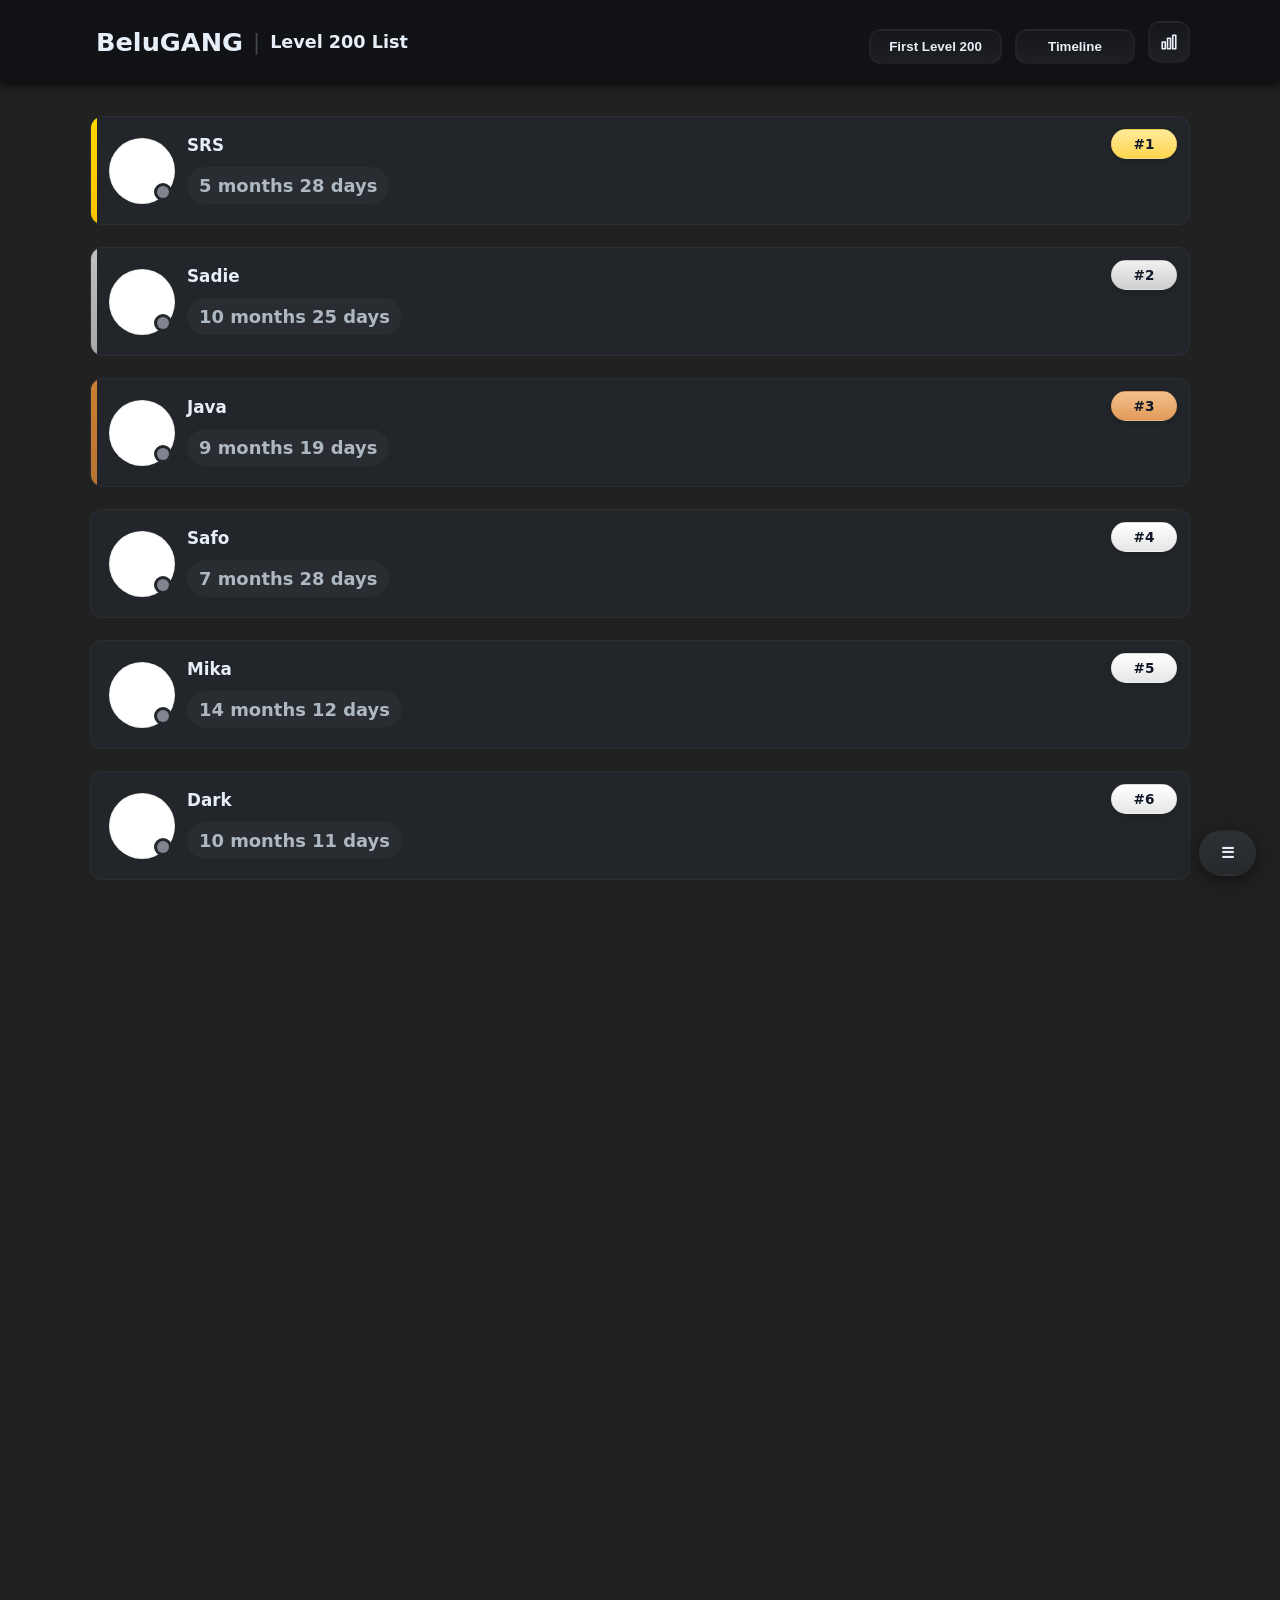
<file: index.html>
<!doctype html>
<html lang="en">
<head>
  <meta charset="utf-8" />
  <meta name="viewport" content="width=device-width, initial-scale=1" />
  <title>BeluGANG List</title>
  <style>

:root {
  --card-bg:       rgba(35,39,43,0.96);
  --card-border:   rgba(255,255,255,0.04);
  --text:          #e6eef8;
  --muted:         #aeb8c2;
  --banner-bg:     #111216;
  --pill-bg:       rgba(255,255,255,0.03);
  --desc-bg:       rgba(10,10,10,0.35);
  --card-radius:   12px;
  --banner-height: 84px;
}

html {
  scroll-behavior: smooth;
  overscroll-behavior: none;
  min-height: 100%;
  background:
    linear-gradient(rgba(32,33,32,0.8), rgba(32,33,32,0.8)),
    url('https://cdn.discordapp.com/splashes/846496831533088768/1b728ecdbe543ff9e183605686639dce.jpg?size=4096')
    no-repeat center center / cover fixed;
  background-color: #202120;
}

body {
  font-family: Inter, system-ui, 'Segoe UI', Arial;
  background: transparent;
  color: var(--text);
  display: flex;
  align-items: center;
  justify-content: center;
  min-height: 100vh;
  margin: 0;
  overscroll-behavior: none;
  overflow-x: hidden;
}

/* ════════════════════════════════════════════════════
   UNIFIED REVEAL ANIMATION
   Leaderboard cards, timeline entries, viz bar rows.
   Observer adds .visible on enter, removes on exit.
   ════════════════════════════════════════════════════ */

/* Hidden / reset state */
.reveal {
  opacity: 0;
  transform: translateY(6px);
  transition:
    opacity   0.08s linear,
    transform 0.08s linear;
}

.reveal.visible {
  opacity: 1;
  transform: translateY(0);
}

/* ── Hover lift (cards only) ── */
.card.reveal.visible {
  transition:
    opacity   0.38s cubic-bezier(0.25, 1, 0.5, 1),
    transform 0.38s cubic-bezier(0.25, 1, 0.5, 1),
    box-shadow 0.22s ease;
  transition-delay: 0ms;
}
.card.reveal.visible:hover {
  transform: translateY(-4px) scale(1.012);
  box-shadow: 0 20px 48px rgba(0,0,0,0.45), 0 0 0 1px rgba(255,255,255,0.07);
}

/* ════════════════ LAYOUT ════════════════ */
.container {
  width: 100%; max-width: 1100px;
  padding: 0 16px 80px;
  margin: calc(var(--banner-height) + 32px) auto 0;
}
.grid { display: grid; grid-template-columns: 1fr; gap: 22px; }

/* ── Banner ── */
.banner {
  position: fixed; top: 0; left: 0;
  width: 100%; height: var(--banner-height);
  background: var(--banner-bg);
  z-index: 1000;
  box-shadow: 0 2px 8px rgba(0,0,0,0.6);
}
.banner-inner {
  position: relative; max-width: 1100px; margin: 0 auto;
  padding: 0 16px; height: 100%;
  display: flex; align-items: center; justify-content: space-between; gap: 8px;
}
.banner-brand { display: flex; align-items: center; gap: 10px; flex-shrink: 0; cursor: pointer; }
.banner-divider { color: rgba(230,238,248,0.25); font-size: 1.3rem; font-weight: 300; }
.org { font-weight: 900; color: var(--text); font-size: 1.6rem; padding-left: 6px; }
.title-text { font-size: 1.1rem; font-weight: 600; color: var(--text); white-space: nowrap; }

/* ── Card ── */
.card {
  background: var(--card-bg);
  border: 1px solid var(--card-border);
  padding: 18px; border-radius: var(--card-radius);
  position: relative; overflow: visible;
  display: flex; flex-direction: column; align-items: stretch;
  box-sizing: border-box; backface-visibility: hidden; contain: layout style;
}

.card {
  position: relative;
  border-radius: 12px;
  overflow: hidden;
}

.card-banner {
  position: absolute;
  inset: 0;
  border-radius: 12px;
  z-index: 0;
}

.card::before {
  content: "";
  position: absolute;
  top: 0;
  left: 0;
  width: 6px;
  height: 100%;
  border-radius: 12px 0 0 12px;
  z-index: 10;
  pointer-events: none;
}

.card-banner::after {
  content: '';
  position: absolute;
  inset: 0;
  border-radius: 12px;
  background: rgba(18,19,22,0.78);
  z-index: 1;
}

.user-card:hover {
  transform: scale(1.02);
}

.card.rank-1::before {
  background: linear-gradient(180deg,#FFD700,#FFC107);
}

.card.rank-2::before {
  background: linear-gradient(180deg,#C0C0C0,#A8A8A8);
}

.card.rank-3::before {
  background: linear-gradient(180deg,#CD7F32,#B87333);
}

/* ── Card banner (nameplate bg) ── */
.card-banner {
  position: absolute; inset: 0; border-radius: 12px;
  background-size: cover; background-position: center; background-repeat: no-repeat;
  pointer-events: none; z-index: 0; opacity: 0; transition: opacity .4s ease;
}
.card-banner.loaded { opacity: 1; }
.card-banner::after {
  content: ''; position: absolute; inset: 0; border-radius: 12px;
  background: rgba(18,19,22,0.78); z-index: 1;
}
.card-header, .desc, .rank-badge { position: relative; z-index: 1; }

/* ── Rank badge ── */
.rank-badge {
  position: absolute; top: 12px; right: 12px;
  background: linear-gradient(180deg,#fff,#e6e6e6);
  color: #111827; padding: 6px 10px; border-radius: 999px;
  font-weight: 700; font-size: .85rem;
  box-shadow: 0 2px 8px rgba(0,0,0,0.18); border: 1px solid rgba(0,0,0,0.06);
  min-width: 44px; text-align: center;
}
.card.rank-1 .rank-badge { background: linear-gradient(180deg,#FFEB99,#FFD54F); }
.card.rank-2 .rank-badge { background: linear-gradient(180deg,#F0F0F0,#CFCFCF); }
.card.rank-3 .rank-badge { background: linear-gradient(180deg,#F3C08A,#E29A5A); }

/* ── Avatar ── */
.avatar-wrap { position: relative; width: 64px; height: 64px; flex: 0 0 64px; }
.avatar {
  width: 64px; height: 64px; border-radius: 50%; flex: 0 0 64px;
  overflow: hidden; border: 1px solid rgba(0,0,0,0.06);
  display: inline-grid; place-items: center;
  background: #fff; color: #111827; font-weight: 700; font-size: 18px; cursor: pointer;
}
.avatar-decoration {
  position: absolute; inset: -10px;
  width: calc(100% + 20px); height: calc(100% + 20px);
  pointer-events: none; z-index: 2;
}

/* ── Status dot ── */
.status-dot {
  position: absolute; bottom: 1px; right: 1px;
  width: 14px; height: 14px; border-radius: 50%;
  border: 2px solid #23272b; z-index: 3; transition: background-color .3s ease;
}
.status-dot.online  { background: #23a55a; }
.status-dot.idle    { background: #f0b232; }
.status-dot.dnd     { background: #f23f43; }
.status-dot.offline { background: #23272b; border-color: #23272b; }
.status-dot.offline::after { content:''; position:absolute; inset:1px; border-radius:50%; background:#80848e; }
.status-dot.idle::after { content:''; position:absolute; top:-1px; left:3px; width:10px; height:10px; border-radius:50%; background:#23272b; }
.status-dot.dnd::after { content:''; position:absolute; top:50%; left:2px; right:2px; height:2.5px; border-radius:999px; background:#fff; transform:translateY(-50%); }

/* ── Meta ── */
.card-header { display: flex; gap: 14px; align-items: center; }
.meta { flex: 1; }
.username { font-weight: 700; font-size: 1.05rem; color: var(--text); }
.muted    { color: var(--muted); font-size: 0.9rem; margin-top: 6px; }
.stats    { display: flex; gap: 10px; align-items: center; margin-top: 12px; }
.pill     { background: var(--pill-bg); padding: 8px 12px; border-radius: 999px; font-weight: 700; font-size: 1.12rem; color: var(--muted); }
.custom-state { font-size: 0.78rem; font-weight: 500; color: var(--muted); opacity: 0.7; margin-top: 2px; white-space: nowrap; overflow: hidden; text-overflow: ellipsis; max-width: 200px; }
.custom-state:empty { display: none; }
.status-label { display: inline-flex; align-items: center; gap: 5px; font-size: 0.85rem; font-weight: 600; color: var(--muted); margin-top: 6px; }
.dot-inline { width: 9px; height: 9px; border-radius: 50%; flex-shrink: 0; display: inline-block; }
.dot-inline.online  { background: #23a55a; }
.dot-inline.idle    { background: #f0b232; }
.dot-inline.dnd     { background: #f23f43; }
.dot-inline.offline { background: #80848e; }

/* ── Desc panel ── */
.desc {
  padding: 0; max-height: 0; overflow: hidden;
  border-radius: 10px; background: transparent; border: 1px solid transparent;
  color: var(--text); font-size: 0.92rem; line-height: 1.5;
  transition: max-height .28s cubic-bezier(.34,1.56,.64,1);
}
.desc-inner { opacity: 0; transform: translateY(8px); transition: opacity .2s ease, transform .2s ease; }
.desc-inner.centered { text-align: center; }
.card.show-desc .desc {
  background: var(--desc-bg);
  backdrop-filter: blur(12px); -webkit-backdrop-filter: blur(12px);
  border-color: var(--card-border); padding: 12px; margin-top: 12px;
  box-shadow: inset 0 0 16px rgba(46,46,46,0.08), 0 8px 24px rgba(0,0,0,0.3);
}

/* ── Focus dimming ── */
.grid.has-focus .card { opacity: 0.35; filter: blur(2px); transform: scale(0.98); transition: opacity .28s ease, filter .28s ease, transform .28s ease; }
.grid.has-focus .card.focused { opacity: 1; filter: none; transform: scale(1.02); box-shadow: 0 16px 48px rgba(2,6,23,0.6), 0 0 0 2px rgba(255,255,255,0.08); z-index: 10; }

/* ── ID buttons ── */
.id-link { background: transparent; border: 1px solid var(--card-border); color: var(--text); padding: 4px 8px; border-radius: 6px; font-weight: 700; cursor: pointer; font-family: inherit; transition: transform .18s ease, box-shadow .18s ease; }
.id-link:hover { transform: translateY(-2px); box-shadow: 0 6px 14px rgba(0,0,0,0.25); }
.id-missing { display: inline-block; padding: 4px 10px; border-radius: 6px; background: var(--pill-bg); border: 1px solid var(--card-border); color: var(--text); font-weight: 700; font-size: 0.92rem; cursor: default; }

/* ── View transitions ── */
#board    { transition: opacity .32s cubic-bezier(.34,1.56,.64,1), transform .32s cubic-bezier(.34,1.56,.64,1); }
#timeline { transition: opacity .28s cubic-bezier(.34,1.56,.64,1), transform .28s cubic-bezier(.34,1.56,.64,1); }
#vizbar   { transition: opacity .28s cubic-bezier(.34,1.56,.64,1), transform .28s cubic-bezier(.34,1.56,.64,1); }
#board.fade-out, #timeline.fade-out, #vizbar.fade-out { opacity: 0; transform: translateY(12px) scale(0.97); pointer-events: none; }
#board.fade-in,  #timeline.fade-in,  #vizbar.fade-in  { opacity: 1; transform: translateY(0) scale(1); }

/* ── Timeline ── */
.timeline-section { margin-bottom: 42px; }
.timeline-year { font-size: 1.5rem; font-weight: 900; color: var(--text); margin-bottom: 20px; padding-bottom: 12px; border-bottom: 2px solid var(--card-border); text-align: center; }
.timeline-list { display: flex; flex-direction: column; gap: 14px; }
.timeline-entry {
  background: var(--card-bg); border: 1px solid var(--card-border);
  border-radius: 8px; padding: 14px 16px;
  display: flex; align-items: center; gap: 14px;
}
/* Hover only applies once visible so it doesn't fight the reveal */
.timeline-entry.visible:hover {
  background: var(--desc-bg);
  transform: translateX(4px) !important;
  transition: opacity 0.38s, transform 0.38s, background 0.18s ease;
  transition-delay: 0ms;
}
.timeline-rank { font-weight: 800; min-width: 32px; color: var(--muted); }
.timeline-name { flex: 1; font-weight: 700; color: var(--text); }
.timeline-date { font-size: 0.9rem; color: var(--muted); }

/* ── Viz bar ── */
.viz-row { display: flex; align-items: center; gap: 14px; margin-bottom: 14px; }
.viz-rank { font-size: 0.75rem; font-weight: 800; color: var(--muted); min-width: 30px; text-align: right; flex-shrink: 0; }
.viz-name { font-size: 0.88rem; font-weight: 700; color: var(--text); min-width: 72px; max-width: 72px; overflow: hidden; text-overflow: ellipsis; white-space: nowrap; flex-shrink: 0; }
.viz-bar-wrap { flex: 1; height: 22px; background: var(--pill-bg); border-radius: 6px; overflow: hidden; }
.viz-bar-fill { height: 100%; border-radius: 6px; width: 0%; transition: width .7s cubic-bezier(.34,1.56,.64,1); display: flex; align-items: center; padding-left: 10px; box-sizing: border-box; min-width: 6px; }
.viz-row.rank-1 .viz-bar-fill { background: linear-gradient(90deg,#FFD700,#FFC107); }
.viz-row.rank-2 .viz-bar-fill { background: linear-gradient(90deg,#C0C0C0,#A8A8A8); }
.viz-row.rank-3 .viz-bar-fill { background: linear-gradient(90deg,#CD7F32,#B87333); }
.viz-row:not(.rank-1):not(.rank-2):not(.rank-3) .viz-bar-fill { background: linear-gradient(90deg,#4a5568,#2d3748); }
.viz-bar-label-outside { font-size: 0.75rem; font-weight: 700; color: var(--muted); white-space: nowrap; margin-left: 10px; flex-shrink: 0; width: 140px; }

/* ── Filter FAB ── */
.filter-fab { position: fixed; bottom: 24px; right: 24px; z-index: 9999; display: flex; flex-direction: column; align-items: flex-end; gap: 8px; }
.filter-fab-btn {
  background: linear-gradient(180deg,#2c3136,#26292c); color: #e6eef8;
  border: 2px solid rgba(46,46,46,0.3); border-radius: 999px; padding: 12px 20px;
  font-weight: 700; font-size: 0.95rem; cursor: pointer; white-space: nowrap;
  box-shadow: 0 4px 20px rgba(0,0,0,0.5); transition: all .2s cubic-bezier(.34,1.56,.64,1);
}
.filter-fab-btn:hover { transform: translateY(-3px) scale(1.05); box-shadow: 0 8px 28px rgba(0,0,0,0.55); }
.filter-dropdown {
  background: linear-gradient(180deg,#2c3136,#26292c); border: 2px solid transparent;
  border-radius: 12px; overflow: hidden; box-shadow: 0 8px 32px rgba(0,0,0,0.6);
  display: flex; flex-direction: column; min-width: 180px;
  opacity: 0; transform: translateY(-16px) scale(0.9); pointer-events: none;
  transition: all 0.3s cubic-bezier(.34,1.56,.64,1);
}
.filter-dropdown.open { opacity: 1; transform: translateY(0) scale(1); pointer-events: auto; border-color: rgba(43,43,43,0.6); }
.filter-dropdown-label { padding: 8px 16px 4px; font-size: 0.78rem; font-weight: 700; color: var(--muted); text-transform: uppercase; letter-spacing: 0.08em; border-bottom: 1px solid var(--card-border); }
.filter-dropdown-item { background: transparent; border: none; color: var(--text); padding: 12px 16px; font-weight: 600; font-size: 0.95rem; cursor: pointer; text-align: left; transition: all .18s ease; border-bottom: 1px solid var(--card-border); }
.filter-dropdown-item:last-child { border-bottom: none; }
.filter-dropdown-item:hover { background: rgba(255,255,255,0.04); transform: translateX(4px); }
.filter-dropdown-item.active { color: #fff; background: rgba(255,255,255,0.06); border-left: 3px solid rgba(255,255,255,0.2); }

/* ── Misc ── */
.sr-only { position:absolute;width:1px;height:1px;padding:0;margin:-1px;overflow:hidden;clip:rect(0,0,0,0);white-space:nowrap;border:0; }

/* ── Responsive ── */
@media (max-width: 768px) {
  .card { padding: 16px; border-radius: 14px; }
  .rank-badge { top:10px;right:10px;font-size:0.8rem;padding:5px 8px; }
  .avatar,.avatar-wrap { width:52px;height:52px;flex:0 0 52px; }
  .grid { gap: 16px; }
  .card-header { gap: 10px; }
  .pill { font-size:0.85rem;padding:6px 10px; }
  .muted { font-size:0.8rem; }
  .desc { font-size:0.85rem; }
  .banner-inner { padding:0 10px; flex-wrap:wrap; justify-content:center; gap:6px; }
  .org { width:100%; text-align:center; font-size:1.2rem; }
  .controls { display:flex; gap:6px; justify-content:center; width:100%; }
  .controls .toggle-btn { font-size:0.75rem; padding:6px 8px; }
  .status-dot { width:12px; height:12px; }
  .filter-fab { bottom:16px; right:16px; }
  .filter-fab-btn { padding:10px 14px; font-size:0.85rem; }
  .timeline-entry { padding:10px 12px; gap:10px; }
  .timeline-name { font-size:0.9rem; }
  .timeline-date { font-size:0.8rem; }
  body { overflow-x:hidden; }
}
@media (max-width: 520px) {
  .grid { grid-template-columns:1fr; }
  .avatar,.avatar-wrap { width:48px;height:48px;flex:0 0 48px;font-size:14px; }
  .status-dot { width:11px;height:11px; }
  .viz-name { min-width:52px;max-width:52px;font-size:0.8rem; }
  .viz-bar-wrap { height:18px; }
}
  </style>
</head>
<body>
  <div class="banner">
    <div class="banner-inner">
      <div class="banner-brand" id="brandHome" title="Go to Leaderboard">
        <span class="org">BeluGANG</span>
        <span class="banner-divider">|</span>
        <span class="title-text">Level 200 List</span>
      </div>
      <div class="controls" id="controlsBar">
        <label for="sortMode" class="sr-only">Sort leaderboard</label>
        <button id="sortMode"   class="toggle-btn" aria-label="Toggle sort" data-mode="fastest">Fastest 200</button>
        <button id="viewToggle" class="toggle-btn" style="margin-left:8px">Timeline</button>
        <button id="vizToggle"  class="toggle-btn viz-icon-btn" title="Time Visualization Bar" style="margin-left:8px">
          <svg xmlns="http://www.w3.org/2000/svg" width="18" height="18" viewBox="0 0 24 24" fill="none" stroke="currentColor" stroke-width="2.2" stroke-linecap="round" stroke-linejoin="round"><rect x="3" y="12" width="4" height="9"/><rect x="10" y="7" width="4" height="14"/><rect x="17" y="3" width="4" height="18"/></svg>
        </button>
      </div>
    </div>
  </div>

  <div class="container" aria-live="polite">
    <div id="board"    class="grid" role="list"></div>
    <div id="timeline" style="display:none"></div>
    <div id="vizbar"   style="display:none"></div>
  </div>

  <div class="filter-fab" id="filterFab">
    <div class="filter-dropdown" id="filterDropdown">
      <div class="filter-dropdown-label">Filter</div>
      <button class="filter-dropdown-item active" data-dir="asc">↑ Ascending</button>
      <button class="filter-dropdown-item"        data-dir="desc">↓ Descending</button>
    </div>
    <button class="filter-fab-btn" id="filterFabBtn">☰</button>
  </div>

<script>

let revealObserver = null;

function setupRevealObserver() {
  if (revealObserver) revealObserver.disconnect();

  revealObserver = new IntersectionObserver((entries) => {
    entries.forEach(entry => {
      const el = entry.target;
      if (entry.isIntersecting) {
        el.style.transitionDelay = '0ms';
        el.classList.add('visible');
      } else {
        el.classList.remove('visible');
        el.style.transitionDelay = '0ms';
      }
    });
  }, { threshold: 0.08, rootMargin: '0px 0px -24px 0px' });

  document.querySelectorAll('.reveal').forEach(el => {
    revealObserver.observe(el);
    const rect = el.getBoundingClientRect();
    if (rect.top < window.innerHeight && rect.bottom > 0) {
      el.style.transitionDelay = el.dataset.revealDelay || '0ms';
      requestAnimationFrame(() => el.classList.add('visible'));
    }
  });
}

/* ── helpers ─────────────────────────────────────────── */
function getFallbackDiscordAvatar(seed) {
  const s = String(seed || '').trim() || 'fallback';
  let n = 0;
  for (let i = 0; i < s.length; i++) n = (n * 31 + s.charCodeAt(i)) >>> 0;
  return `https://cdn.discordapp.com/embed/avatars/${n % 6}.png`;
}

function getDominantColor(src) {
  return new Promise(resolve => {
    const img = new Image(); img.crossOrigin = 'Anonymous';
    img.onload = () => {
      try {
        const c = document.createElement('canvas'); c.width = c.height = 80;
        const ctx = c.getContext('2d'); if (!ctx) { resolve(null); return; }
        ctx.drawImage(img, 0, 0, 80, 80);
        const d = ctx.getImageData(0, 0, 80, 80).data;
        let r = 0, g = 0, b = 0, cnt = 0;
        for (let i = 0; i < d.length; i += 4) {
          if (d[i + 3] > 128) { r += d[i]; g += d[i+1]; b += d[i+2]; cnt++; }
        }
        resolve(cnt ? `rgb(${Math.round(r/cnt)},${Math.round(g/cnt)},${Math.round(b/cnt)})` : null);
      } catch(e) { resolve(null); }
    };
    img.onerror = () => resolve(null);
    img.src = src;
  });
}

async function getDiscordProfile(id, name, img) {
  if (!id || !/^[0-9]+$/.test(id))
    return { avatarUrl: getFallbackDiscordAvatar(name), decorationUrl: null, status: null, customState: null, nameplateUrl: null, nameplateColor: null };
  try {
    const res  = await fetch(`https://api.lanyard.rest/v1/users/${id}`);
    const json = await res.json();
    const data = json?.data, user = data?.discord_user;
    const ah = user?.avatar;
    const avatarUrl = ah
      ? `https://cdn.discordapp.com/avatars/${id}/${ah}.png?size=512`
      : (img || getFallbackDiscordAvatar(name));
    const da = user?.avatar_decoration_data?.asset;
    const decorationUrl = da ? `https://cdn.discordapp.com/avatar-decoration-presets/${da}.png` : null;
    const na = user?.collectibles?.nameplate?.asset || null;
    const nameplateUrl = na ? `https://cdn.discordapp.com/assets/collectibles/${na}static.png` : null;
    const nameplateColor = nameplateUrl ? await getDominantColor(nameplateUrl) : null;
    const status = data?.discord_status || null;
    const customState = (data?.activities || []).find(a => a.type === 4)?.state || null;
    return { avatarUrl, decorationUrl, status, customState, nameplateUrl, nameplateColor };
  } catch(e) {}
  return { avatarUrl: img || getFallbackDiscordAvatar(name), decorationUrl: null, status: null, customState: null, nameplateUrl: null, nameplateColor: null };
}

function showErrorOverlay(msg) {
  let ov = document.getElementById('error-overlay');
  if (!ov) {
    ov = document.createElement('div'); ov.id = 'error-overlay';
    Object.assign(ov.style, { position:'fixed', left:'18px', top:'88px', zIndex:'200000',
      background:'linear-gradient(180deg,#2b0f12,#1a0b0d)', color:'#fff', padding:'12px 14px',
      borderRadius:'10px', maxWidth:'420px', fontSize:'13px' });
    document.body.appendChild(ov);
  }
  ov.textContent = String(msg).slice(0, 200);
}
window.addEventListener('error', ev => showErrorOverlay(`${ev.message} — ${ev.filename}:${ev.lineno}`));
window.addEventListener('unhandledrejection', ev => showErrorOverlay(String(ev.reason?.message || ev.reason)));

/* ── data ─────────────────────────────────────────────── */
const people = [
  { date:'17/06/2022', position:'1st',  discordId:'921333518406148146',  name:'SRS',       time:'05 / 28' },
  { date:'11/08/2022', position:'2nd',  discordId:'662237931846631454',  name:'Sadie',     time:'10 / 25' },
  { date:'29/09/2022', position:'3rd',  discordId:'918862839316373554',  name:'Java',      time:'09 / 19' },
  { date:'06/12/2022', position:'4th',  discordId:'961824403413426246',  name:'Safo',      time:'07 / 28' },
  { date:'01/02/2023', position:'5th',  discordId:'918864897633296405',  name:'Motorhead', time:'-- / --' },
  { date:'06/06/2023', position:'6th',  discordId:'863423967883559012',  name:'Mika',      time:'14 / 12' },
  { date:'19/06/2023', position:'7th',  discordId:'-',                   name:'Dark',      time:'10 / 11' },
  { date:'16/08/2023', position:'8th',  discordId:'832173647577612298',  name:'Callie',    time:'11 / 14' },
  { date:'04/10/2023', position:'9th',  discordId:'894871129108410389',  name:'Tormentor', time:'23 / 28' },
  { date:'29/10/2023', position:'10th', discordId:'761273366602448946',  name:'Oblivio',   time:'24 / 00' },
  { date:'26/01/2024', position:'11th', discordId:'1042982216373903490', name:'Abdullah',  time:'10 / 04' },
  { date:'28/02/2024', position:'12th', discordId:'544833848559665173',  name:'Agent',     time:'28 / 27' },
  { date:'15/03/2024', position:'13th', discordId:'913230713871040562',  name:'Sidney',    time:'20 / 06' },
  { date:'20/04/2024', position:'14th', discordId:'981042270939779102',  name:'Jhebert',   time:'22 / 19' },
  { date:'23/05/2024', position:'15th', discordId:'841287142785417256',  name:'Leo',       time:'31 / 17' },
  { date:'26/05/2024', position:'16th', discordId:'1170790968941891596', name:'SH',        time:'25 / 09' },
  { date:'03/06/2024', position:'17th', discordId:'775371863106650112',  name:'TT',        time:'24 / 29' },
  { date:'29/06/2024', position:'18th', discordId:'617215246766964765',  name:'Awakes',    time:'36 / 04' },
  { date:'25/07/2024', position:'19th', discordId:'1059770507546861609', name:'Jod',       time:'14 / 25' },
  { date:'11/11/2024', position:'20th', discordId:'1126210964061180038', name:'Nameless',  time:'14 / 24' },
  { date:'29/11/2024', position:'21st', discordId:'769982567469940777',  name:'Suga',      time:'16 / 13' },
  { date:'29/11/2024', position:'22nd', discordId:'1034407138019258408', name:'Sonic',     time:'35 / 10' },
  { date:'30/12/2024', position:'23rd', discordId:'577141429906833408',  name:'Eric',      time:'39 / 20' },
  { date:'09/02/2025', position:'24th', discordId:'1155133403780350032', name:'Rei',       time:'10 / 02' },
  { date:'12/03/2025', position:'25th', discordId:'1079783186600579152', name:'Catto',     time:'24 / 13' },
  { date:'10/04/2025', position:'26th', discordId:'1181564704909439067', name:'HD',        time:'39 / 11' },
  { date:'28/04/2025', position:'27th', discordId:'1238135785681850469', name:'Begu',      time:'10 / 21' },
  { date:'21/05/2025', position:'28th', discordId:'-',                   name:'Certi',     time:'-- / --' },
  { date:'09/06/2025', position:'29th', discordId:'984783971676205106',  name:'Chaos',     time:'35 / 28' },
  { date:'16/06/2025', position:'30th', discordId:'1072043150505410570', name:'Dawa',      time:'28 / 10' },
  { date:'04/07/2025', position:'31st', discordId:'1095261491617345586', name:'Bebo',      time:'22 / 27' },
  { date:'08/08/2025', position:'32nd', discordId:'658059455790841868',  name:'Cold',      time:'35 / 22' },
  { date:'20/11/2025', position:'33rd', discordId:'1168813994123993119', name:'Rosie',     time:'24 / 20' },
  { date:'30/12/2025', position:'34th', discordId:'1226544764128596020', name:'Hamza',     time:'10 / 28' },
  { date:'13/01/2026', position:'35th', discordId:'1242486029915521125', name:'Chespin',   time:'54 / 07' },
  { date:'07/04/2026', position:'36th', discordId:'777265386239426570',  name:'Wintails',  time:'42 / 29' },
  { date:'21/10/2026', position:'37th', discordId:'874246068886458438',  name:'Sakshi',     time:'52 / 13' },
];

function parseTime(t) {
  if (!t || t.includes('--')) return { monthsNum:1e6, daysNum:1e6, totalDays:1e9 };
  const b = t.split('/').map(s => s.trim());
  const m = parseInt(b[0], 10), d = parseInt(b[1], 10);
  const mn = isNaN(m) ? 1e6 : m, dn = isNaN(d) ? 0 : d;
  return { monthsNum: mn, daysNum: dn, totalDays: mn * 30 + dn };
}
function parseDateToNumber(s) {
  if (!s) return 99999999;
  const p = s.split('/').map(x => x.trim());
  if (p.length !== 3) return 99999999;
  const d = parseInt(p[0],10), m = parseInt(p[1],10), y = parseInt(p[2],10);
  if (isNaN(d)||isNaN(m)||isNaN(y)) return 99999999;
  return y*10000 + m*100 + d;
}
function formatTime(p) {
  if (!p || p.totalDays >= 1e9) return '--';
  const m = Number(p.monthsNum), d = Number(p.daysNum);
  if (isNaN(m)||isNaN(d)) return '--';
  const parts = [];
  if (m > 0 && m < 1e6) parts.push(`${m} month${m === 1 ? '' : 's'}`);
  if (d > 0) parts.push(`${d} day${d === 1 ? '' : 's'}`);
  return parts.length ? parts.join(' ') : '0 days';
}
function formatDateDisplay(s) {
  if (!s) return '--';
  const p = s.split('/').map(x => x.trim());
  if (p.length !== 3) return s;
  const d = parseInt(p[0],10), m = parseInt(p[1],10), y = parseInt(p[2],10);
  if (isNaN(d)||isNaN(m)||isNaN(y)) return s;
  const mn = ['January','February','March','April','May','June','July','August','September','October','November','December'];
  return `${d} ${mn[m-1]||''} ${y}`;
}
function getInitials(name) {
  if (!name) return '';
  const p = name.split(/\s+/).filter(Boolean);
  return p.length === 1 ? p[0].slice(0,2).toUpperCase() : (p[0][0] + (p[1] ? p[1][0] : '')).toUpperCase();
}

people.forEach((p, i) => {
  const t = parseTime(p.time);
  p.monthsNum = t.monthsNum; p.daysNum = t.daysNum; p.totalDays = t.totalDays;
  p.id = i + 1; p.nameplateColor = null; p.nameplateUrl = null;
});

/* ── sort ─────────────────────────────────────────────── */
let sortDirection = 'asc';
const board      = document.getElementById('board');
const sortBtn    = document.getElementById('sortMode');
const viewToggle = document.getElementById('viewToggle');
const timeline   = document.getElementById('timeline');
const vizbar     = document.getElementById('vizbar');
const vizToggle  = document.getElementById('vizToggle');
const filterFab  = document.getElementById('filterFab');

function getModeLabel(m) { return m === 'first' ? 'First Level 200' : 'Fastest 200'; }
function setSortMode(m) {
  sortBtn.dataset.mode = m;
  sortBtn.textContent = getModeLabel(m);
  sortBtn.setAttribute('aria-pressed', m === 'first');
}
function sortPeople(mode) {
  const miss = p => p.totalDays >= 1e9;
  if (mode === 'fastest') {
    people.sort((a, b) => {
      if (miss(a) && miss(b)) return 0; if (miss(a)) return 1; if (miss(b)) return -1;
      const c = (a.monthsNum - b.monthsNum) || (a.daysNum - b.daysNum) || (parseDateToNumber(a.date) - parseDateToNumber(b.date));
      return sortDirection === 'desc' ? -c : c;
    });
  } else {
    people.sort((a, b) => {
      if (miss(a) && miss(b)) return 0; if (miss(a)) return 1; if (miss(b)) return -1;
      const c = (parseDateToNumber(a.date) - parseDateToNumber(b.date)) || (parseInt(a.position,10) - parseInt(b.position,10)) || (a.id - b.id);
      return sortDirection === 'desc' ? -c : c;
    });
  }
}
function toggleSortMode() {
  const n = sortBtn.dataset.mode === 'first' ? 'fastest' : 'first';
  setSortMode(n); sortPeople(n); reorderBoardWithAnimation();
}

/* ── apply Discord profile to a card ─────────────────── */
function applyProfile(card, avatarWrap, avatar, p, { avatarUrl, decorationUrl, status, customState, nameplateUrl, nameplateColor }) {
  avatar.style.backgroundImage = `url("${avatarUrl}")`;
  p.nameplateColor = nameplateColor; p.nameplateUrl = nameplateUrl;

  const cb = card.querySelector('.card-banner');
  if (cb) {
    if (nameplateUrl) {
      const ni = new Image();
      ni.onload  = () => { cb.style.backgroundImage = `url("${nameplateUrl}")`; cb.classList.add('loaded'); };
      ni.onerror = () => cb.classList.remove('loaded');
      ni.src = nameplateUrl;
    } else { cb.style.backgroundImage = ''; cb.classList.remove('loaded'); }
  }

  avatarWrap.querySelector('.avatar-decoration')?.remove();
  if (decorationUrl) {
    const deco = document.createElement('img');
    deco.className = 'avatar-decoration'; deco.src = decorationUrl; deco.alt = ''; deco.draggable = false;
    avatarWrap.appendChild(deco);
  }

  let dot = avatarWrap.querySelector('.status-dot');
  if (!dot) { dot = document.createElement('div'); dot.className = 'status-dot'; avatarWrap.appendChild(dot); }
  dot.className = 'status-dot ' + (status || 'offline');
  dot.title = status ? (status === 'dnd' ? 'Do Not Disturb' : status.charAt(0).toUpperCase() + status.slice(1)) : 'Offline';

  const cse = card.querySelector('[data-custom-state]'); if (cse) cse.textContent = customState || '';
  const sle = card.querySelector('[data-status-label]');
  const lbl = { online:'Online', idle:'Idle', dnd:'Do Not Disturb', offline:'Offline' };
  if (sle) sle.innerHTML = status ? `<span class="dot-inline ${status}"></span>${lbl[status] || status}` : '';
}

/* ── render board ─────────────────────────────────────── */
function renderBoard() {
  board.innerHTML = '';
  people.forEach((p, index) => {
    try {
      const card = document.createElement('article');
      // Cards use the unified .reveal class — same as timeline and viz rows
      card.className = 'card reveal';
      card.dataset.revealDelay = `0ms`;
      card.setAttribute('role', 'listitem');
      card.setAttribute('tabindex', '0');
      card.dataset.id = p.discordId || 'unknown';

      if (index === 0) card.classList.add('rank-1');
      else if (index === 1) card.classList.add('rank-2');
      else if (index === 2) card.classList.add('rank-3');

      const badge = document.createElement('div');
      badge.className = 'rank-badge';
      badge.textContent = `#${index + 1}`;
      card.appendChild(badge);

      const bannerEl = document.createElement('div');
      bannerEl.className = 'card-banner';
      card.appendChild(bannerEl);

      const rawId  = (p.discordId || '').toString().trim();
      const miss   = ['--','-','deleted','removed','n/a','null',''].includes(rawId.toLowerCase());
      const idHtml = !miss
        ? `<button class="id-link" aria-label="Copy ID ${rawId}">${rawId}</button>`
        : `<span class="id-missing" aria-label="ID missing">${rawId && rawId !== '--' ? rawId : '—'}</span>`;

      card.innerHTML += `
        <div class="card-header">
          <div class="avatar-wrap"><div class="avatar" aria-hidden="true"></div></div>
          <div class="meta">
            <div class="username">${p.name}</div>
            <div class="custom-state" data-custom-state></div>
            <div class="stats"><div class="pill">${formatTime(p)}</div></div>
          </div>
        </div>
        <div class="desc" role="region" aria-hidden="true">
          <div class="desc-inner centered">
            <strong>Date:</strong> ${formatDateDisplay(p.date)}<br>
            <strong>ID:</strong> ${idHtml}<br>
            <strong>Time:</strong> ${formatTime(p)}<br>
            <span class="status-label" data-status-label></span>
          </div>
        </div>`;

      const avatar     = card.querySelector('.avatar');
      const avatarWrap = card.querySelector('.avatar-wrap');
      avatar.style.cssText = `background-image:url("${getFallbackDiscordAvatar(p.name)}");background-size:cover;background-position:center;`;

      getDiscordProfile(p.discordId, p.name, p.img)
        .then(profile => applyProfile(card, avatarWrap, avatar, p, profile));

      card.querySelectorAll('.id-link').forEach(btn => {
        btn.addEventListener('click', async e => {
          e.stopPropagation();
          try {
            await navigator.clipboard.writeText(p.discordId);
            const o = btn.textContent; btn.textContent = 'Copied';
            setTimeout(() => btn.textContent = o, 1200);
          } catch(err) {}
        });
      });

      const desc      = card.querySelector('.desc');
      const descInner = desc.querySelector('.desc-inner');
      let autoScrollActive = false, savedScrollY = null, rafId = null;

      function easedScrollTo(target, dur) {
        const start = window.scrollY, t0 = performance.now();
        function step(now) {
          const prog = Math.min((now - t0) / dur, 1);
          const ease = prog < 0.5 ? 2*prog*prog : 1 - Math.pow(-2*prog+2, 2)/2;
          window.scrollTo(0, start + (target - start) * ease);
          if (prog < 1) rafId = requestAnimationFrame(step);
        }
        if (rafId) cancelAnimationFrame(rafId);
        rafId = requestAnimationFrame(step);
      }

      function closeOthers() {
        document.querySelectorAll('.card.show-desc').forEach(c => {
          if (c === card) return;
          c.classList.remove('show-desc', 'focused');
          const d = c.querySelector('.desc'), di = c.querySelector('.desc-inner');
          if (d) d.style.maxHeight = '0px';
          if (di) { di.style.opacity = 0; di.style.transform = 'translateY(6px)'; }
        });
        board.classList.remove('has-focus');
      }

      function showDesc() {
        closeOthers();
        card.classList.add('show-desc', 'focused');
        board.classList.add('has-focus');
        desc.setAttribute('aria-hidden', 'false');
        desc.style.maxHeight = descInner.scrollHeight + 24 + 'px';
        setTimeout(() => { descInner.style.opacity = 1; descInner.style.transform = 'translateY(0)'; }, 40);
        setTimeout(() => {
          if (card !== board.lastElementChild) return;
          const eb = card.getBoundingClientRect().bottom + descInner.scrollHeight + 24;
          if (eb > window.innerHeight) {
            savedScrollY = window.scrollY; autoScrollActive = true;
            easedScrollTo(window.scrollY + (eb - window.innerHeight + 16), 600);
          }
        }, 360);
      }

      function hideDesc() {
        card.classList.remove('show-desc', 'focused');
        board.classList.remove('has-focus');
        desc.setAttribute('aria-hidden', 'true');
        descInner.style.opacity = 0; descInner.style.transform = 'translateY(6px)';
        desc.style.maxHeight = '0px';
        if (autoScrollActive && savedScrollY !== null) {
          if (rafId) cancelAnimationFrame(rafId);
          easedScrollTo(savedScrollY, 600);
          autoScrollActive = false; savedScrollY = null;
        }
      }

      card.addEventListener('click',   e => { if (e.target.closest('.id-link')) return; card.classList.contains('show-desc') ? hideDesc() : showDesc(); });
      card.addEventListener('keydown', e => { if (e.key === 'Enter' || e.key === ' ') { e.preventDefault(); card.classList.contains('show-desc') ? hideDesc() : showDesc(); } });

      board.appendChild(card);
    } catch(err) { console.error('render card failed', p?.name, err); }
  });

  // Kick the unified observer after DOM is populated
  setTimeout(setupRevealObserver, 20);
}

function updateRanks() {
  Array.from(board.children).forEach((c, i) => {
    c.classList.remove('rank-1','rank-2','rank-3');
    if (i === 0) c.classList.add('rank-1');
    else if (i === 1) c.classList.add('rank-2');
    else if (i === 2) c.classList.add('rank-3');
    const b = c.querySelector('.rank-badge'); if (b) b.textContent = `#${i+1}`;
    c.dataset.revealDelay = `${Math.min(i * 40, 280)}ms`;
  });
}

function reorderBoardWithAnimation() {
  const cards = Array.from(board.children), firstRects = new Map();
  cards.forEach(c => firstRects.set(c.dataset.id, c.getBoundingClientRect()));
  people.forEach(p => { const c = board.querySelector(`[data-id="${p.discordId||'unknown'}"]`); if (c) board.appendChild(c); });
  updateRanks();
  Array.from(board.children).forEach(c => {
    const first = firstRects.get(c.dataset.id), last = c.getBoundingClientRect();
    const dy = first ? first.top - last.top : 0;
    if (!dy) return;
    c.style.transition = 'none'; c.style.transform = `translateY(${dy}px)`;
    requestAnimationFrame(() => { c.style.transition = 'transform .46s cubic-bezier(.2,.8,.2,1)'; c.style.transform = ''; });
    c.addEventListener('transitionend', function h() { c.style.transition = ''; c.style.transform = ''; c.removeEventListener('transitionend', h); });
  });
}

/* ── view management ──────────────────────────────────── */
let currentView = 'leaderboard', isTransitioning = false;

function setFilterFabVisibility(v) { if (filterFab) filterFab.style.display = v ? '' : 'none'; }

function hidePanel(el, cb) {
  if (!el || el.style.display === 'none') { if (cb) cb(); return; }
  el.classList.remove('fade-in'); el.classList.add('fade-out');
  setTimeout(() => { el.style.display = 'none'; el.classList.remove('fade-out'); if (cb) cb(); }, 280);
}
function showPanel(el) {
  if (!el) return; el.style.display = 'block';
  el.classList.remove('fade-out'); void el.offsetWidth; el.classList.add('fade-in');
}

function goToLeaderboard() {
  if (currentView === 'leaderboard' || isTransitioning) return;
  isTransitioning = true;
  const prev = currentView; currentView = 'leaderboard';
  sortBtn.textContent = getModeLabel(sortBtn.dataset.mode || 'first');
  sortBtn.classList.remove('hidden');
  viewToggle.textContent = 'Timeline';
  vizToggle.classList.remove('active');
  setFilterFabVisibility(true);
  hidePanel(prev === 'timeline' ? timeline : vizbar, () => {
    board.style.display = '';
    void board.offsetWidth;
    board.classList.remove('fade-out'); board.classList.add('fade-in');
    setTimeout(setupRevealObserver, 60);
    setTimeout(() => { isTransitioning = false; }, 320);
  });
}

function goToTimeline() {
  if (currentView === 'timeline' || isTransitioning) return;
  isTransitioning = true;
  const prev = currentView; currentView = 'timeline';
  sortBtn.classList.add('hidden');
  viewToggle.textContent = 'Leaderboard';
  vizToggle.classList.remove('active');
  setFilterFabVisibility(true);
  hidePanel(prev === 'leaderboard' ? board : vizbar, () => {
    renderTimeline(); showPanel(timeline);
    setTimeout(() => { isTransitioning = false; }, 280);
  });
}

function goToViz() {
  if (currentView === 'viz' || isTransitioning) return;
  isTransitioning = true;
  const prev = currentView; currentView = 'viz';
  sortBtn.textContent = 'Leaderboard'; sortBtn.classList.remove('hidden');
  viewToggle.textContent = 'Timeline'; vizToggle.classList.add('active');
  setFilterFabVisibility(false);
  hidePanel(prev === 'leaderboard' ? board : timeline, () => {
    renderVizBar(); showPanel(vizbar);
    isTransitioning = false;
  });
}

function toggleView() {
  if      (currentView === 'leaderboard') goToTimeline();
  else if (currentView === 'timeline')    goToLeaderboard();
  else                                    goToTimeline();
}

sortBtn.addEventListener('click',   () => currentView === 'viz' ? goToLeaderboard() : toggleSortMode());
sortBtn.addEventListener('keydown', e  => { if (e.key===' '||e.key==='Enter') { e.preventDefault(); currentView === 'viz' ? goToLeaderboard() : toggleSortMode(); } });
viewToggle.addEventListener('click',   toggleView);
viewToggle.addEventListener('keydown', e => { if (e.key===' '||e.key==='Enter') { e.preventDefault(); toggleView(); } });
vizToggle.addEventListener('click', () => { if (currentView !== 'viz') goToViz(); });
document.getElementById('brandHome').addEventListener('click', () => goToLeaderboard());

/* ── timeline render ──────────────────────────────────── */
function renderTimeline() {
  timeline.innerHTML = '';
  const grouped = {};
  people.forEach(p => { const y = p.date.split('/')[2]; if (!grouped[y]) grouped[y] = []; grouped[y].push(p); });
  Object.keys(grouped).sort((a, b) => sortDirection === 'asc' ? a - b : b - a).forEach(year => {
    const sec = document.createElement('div'); sec.className = 'timeline-section';
    const yt  = document.createElement('div'); yt.className = 'timeline-year'; yt.textContent = year; sec.appendChild(yt);
    const list = document.createElement('div'); list.className = 'timeline-list';
    grouped[year].forEach((p, idx) => {
      const e = document.createElement('div');
      e.className = 'timeline-entry reveal';
      e.style.setProperty('--reveal-delay', `${idx * 40}ms`);
      const rk = document.createElement('div'); rk.className = 'timeline-rank'; rk.textContent = `#${people.indexOf(p)+1}`;
      const nm = document.createElement('div'); nm.className = 'timeline-name'; nm.textContent = p.name;
      const dt = document.createElement('div'); dt.className = 'timeline-date'; dt.textContent = formatDateDisplay(p.date);
      e.appendChild(rk); e.appendChild(nm); e.appendChild(dt); list.appendChild(e);
    });
    sec.appendChild(list); timeline.appendChild(sec);
  });
  setTimeout(setupRevealObserver, 20);
}

/* ── viz bar render ───────────────────────────────────── */
function renderVizBar() {
  vizbar.innerHTML = '';
  const known   = people.filter(p => p.totalDays < 1e9).slice().sort((a, b) => a.totalDays - b.totalDays);
  const unknown = people.filter(p => p.totalDays >= 1e9);
  const maxD = known.length ? known[known.length-1].totalDays : 1;
  const minD = known.length ? known[0].totalDays : 0;

  function makeRow(p, rankOverride) {
    const row = document.createElement('div');
    row.className = 'viz-row reveal';
    const sr = known.indexOf(p) + 1;
    if (sr === 1) row.classList.add('rank-1'); else if (sr === 2) row.classList.add('rank-2'); else if (sr === 3) row.classList.add('rank-3');
    row.style.setProperty('--reveal-delay', `${Math.min(rankOverride * 30, 240)}ms`);

    const re = document.createElement('div'); re.className = 'viz-rank'; re.textContent = `#${rankOverride}`; row.appendChild(re);
    const ne = document.createElement('div'); ne.className = 'viz-name'; ne.textContent = p.name; ne.title = p.name; row.appendChild(ne);
    const wrap = document.createElement('div'); wrap.className = 'viz-bar-wrap';
    const fill = document.createElement('div'); fill.className = 'viz-bar-fill';
    if (p.nameplateUrl)    { fill.style.backgroundImage = `url("${p.nameplateUrl}")`; fill.style.backgroundSize = 'cover'; }
    else if (p.nameplateColor) { fill.style.background = p.nameplateColor; }
    const pct = maxD === minD ? 100 : 8 + ((p.totalDays - minD) / (maxD - minD)) * 92;
    fill.style.width = '0%';
    setTimeout(() => { fill.style.width = pct.toFixed(1) + '%'; }, 60);
    wrap.appendChild(fill); row.appendChild(wrap);
    const lbl = document.createElement('span'); lbl.className = 'viz-bar-label-outside'; lbl.textContent = formatTime(p); row.appendChild(lbl);
    return row;
  }

  known.forEach((p, i) => vizbar.appendChild(makeRow(p, i + 1)));
  unknown.forEach(p => {
    const row = document.createElement('div'); row.className = 'viz-row reveal';
    const origRank = people.indexOf(p) + 1;
    row.style.setProperty('--reveal-delay', `${Math.min(origRank * 30, 240)}ms`);
    const re = document.createElement('div'); re.className = 'viz-rank'; re.textContent = `#${origRank}`; row.appendChild(re);
    const ne = document.createElement('div'); ne.className = 'viz-name'; ne.textContent = p.name; row.appendChild(ne);
    const wrap = document.createElement('div'); wrap.className = 'viz-bar-wrap';
    const ef   = document.createElement('div'); ef.className = 'viz-bar-fill'; ef.style.width = '0%'; wrap.appendChild(ef); row.appendChild(wrap);
    const nt   = document.createElement('span'); nt.className = 'viz-bar-label-outside';
    nt.style.cssText = 'color:#7a8490;font-style:italic;opacity:0.7';
    nt.textContent = `Reached on ${formatDateDisplay(p.date)}`; row.appendChild(nt);
    vizbar.appendChild(row);
  });

  setTimeout(setupRevealObserver, 20);
}

/* ── filter fab ───────────────────────────────────────── */
const filterFabBtn  = document.getElementById('filterFabBtn');
const filterDropdown = document.getElementById('filterDropdown');
filterFabBtn.addEventListener('click', e => { e.stopPropagation(); filterDropdown.classList.toggle('open'); });
document.addEventListener('click', e => {
  if (!filterFabBtn.contains(e.target) && !filterDropdown.contains(e.target)) filterDropdown.classList.remove('open');
  if (!e.target.closest('#board .card')) {
    document.querySelectorAll('.card.show-desc').forEach(c => {
      c.classList.remove('show-desc','focused'); c.setAttribute('aria-expanded','false');
      const d = c.querySelector('.desc'), di = c.querySelector('.desc-inner');
      if (d) d.style.maxHeight = '0px';
      if (di) { di.style.opacity = 0; di.style.transform = 'translateY(6px)'; }
    });
    board.classList.remove('has-focus');
  }
});
filterDropdown.querySelectorAll('.filter-dropdown-item').forEach(item => {
  item.addEventListener('click', e => {
    e.stopPropagation(); sortDirection = item.dataset.dir;
    filterDropdown.querySelectorAll('.filter-dropdown-item').forEach(i => i.classList.remove('active'));
    item.classList.add('active'); filterDropdown.classList.remove('open');
    sortPeople(sortBtn.dataset.mode);
    if (currentView === 'timeline') renderTimeline(); else reorderBoardWithAnimation();
  });
});

/* ── injected toggle-btn styles ───────────────────────── */
const s = document.createElement('style');
s.textContent = `
.controls .toggle-btn {
  background: linear-gradient(180deg,#15171a,#1f2023);
  color: #e6eef8; border: 2px solid rgba(46,46,46,0.4);
  padding: 8px 18px; border-radius: 12px; font-weight: 700;
  cursor: pointer; display: inline-block; min-width: 120px;
  transition: border-color .2s ease, box-shadow .2s ease, transform .2s ease,
              opacity .28s ease, visibility .28s ease;
}
.controls .toggle-btn:hover { border-color: rgba(255,255,255,0.18); box-shadow: 0 0 12px rgba(255,255,255,0.06); transform: translateY(-2px); }
.controls .toggle-btn.hidden { opacity:0; transform:translateY(8px) scale(0.95); visibility:hidden; pointer-events:none; }
.controls .toggle-btn:focus { outline: 3px solid rgba(255,255,255,0.1); outline-offset: 2px; }
.controls .viz-icon-btn { min-width:unset!important; width:42px!important; height:42px!important; padding:0!important; display:inline-flex!important; align-items:center; justify-content:center; border-radius:12px!important; flex-shrink:0; }
.controls .viz-icon-btn.active { background:linear-gradient(180deg,#2a2d32,#222528)!important; border-color:rgba(255,255,255,0.18)!important; }
`;
document.head.appendChild(s);

/* ── live status refresh (10s) ────────────────────────── */
let isScrolling = false;
window.addEventListener('scroll', () => { isScrolling = true; clearTimeout(window._st); window._st = setTimeout(() => { isScrolling = false; }, 150); }, { passive: true });

setInterval(async () => {
  if (isScrolling) return;
  for (const card of document.querySelectorAll('.card')) {
    const id = card.dataset.id; if (!id || id === 'unknown') continue;
    const profile = await getDiscordProfile(id);
    const avatar     = card.querySelector('.avatar');
    const avatarWrap = card.querySelector('.avatar-wrap');
    if (avatar && avatarWrap) applyProfile(card, avatarWrap, avatar, people.find(p => (p.discordId||'').toString() === id) || {}, profile);
  }
}, 10000);

/* ── init ─────────────────────────────────────────────── */
if ('scrollRestoration' in history) history.scrollRestoration = 'manual';
window.scrollTo(0, 0);
setSortMode('first'); sortPeople('first');
try { renderBoard(); updateRanks(); }
catch(err) { showErrorOverlay('Init render failed: ' + (err?.message || String(err))); }
</script>
</body>
</html>
</file>
